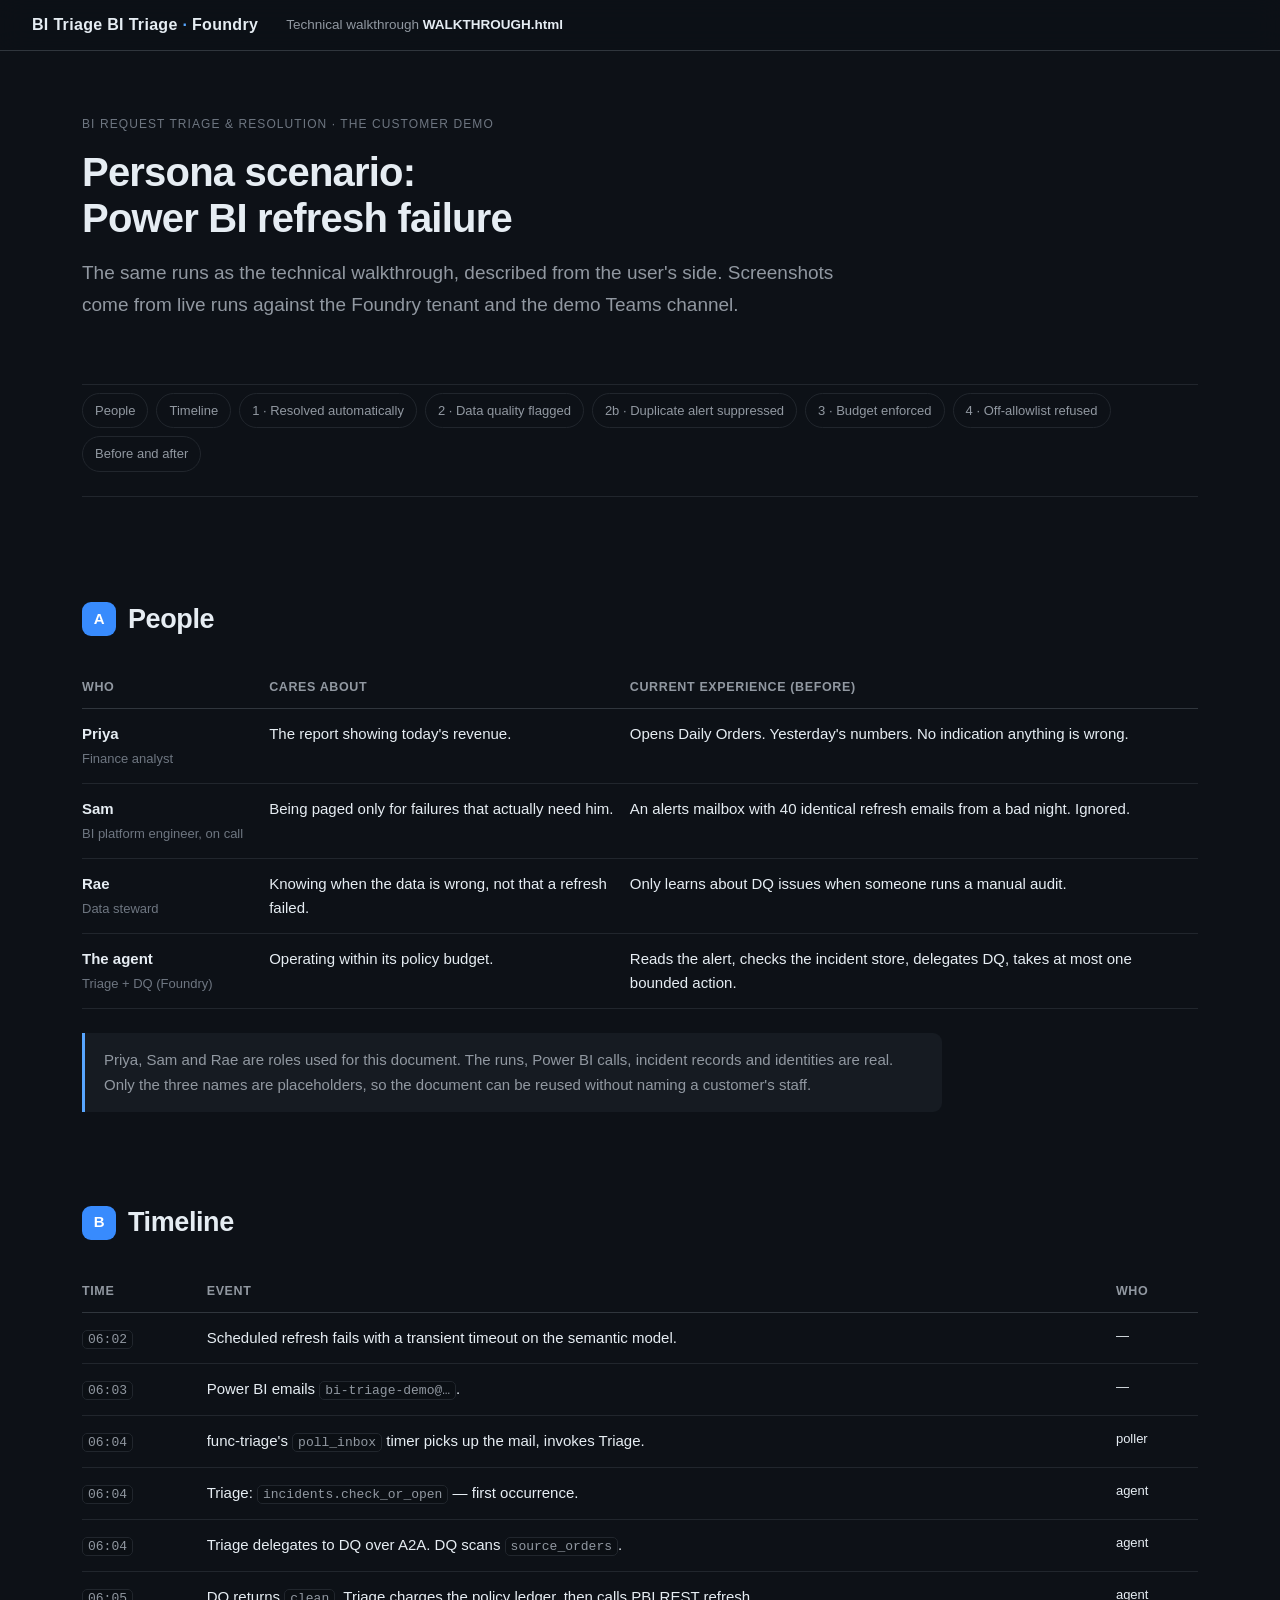
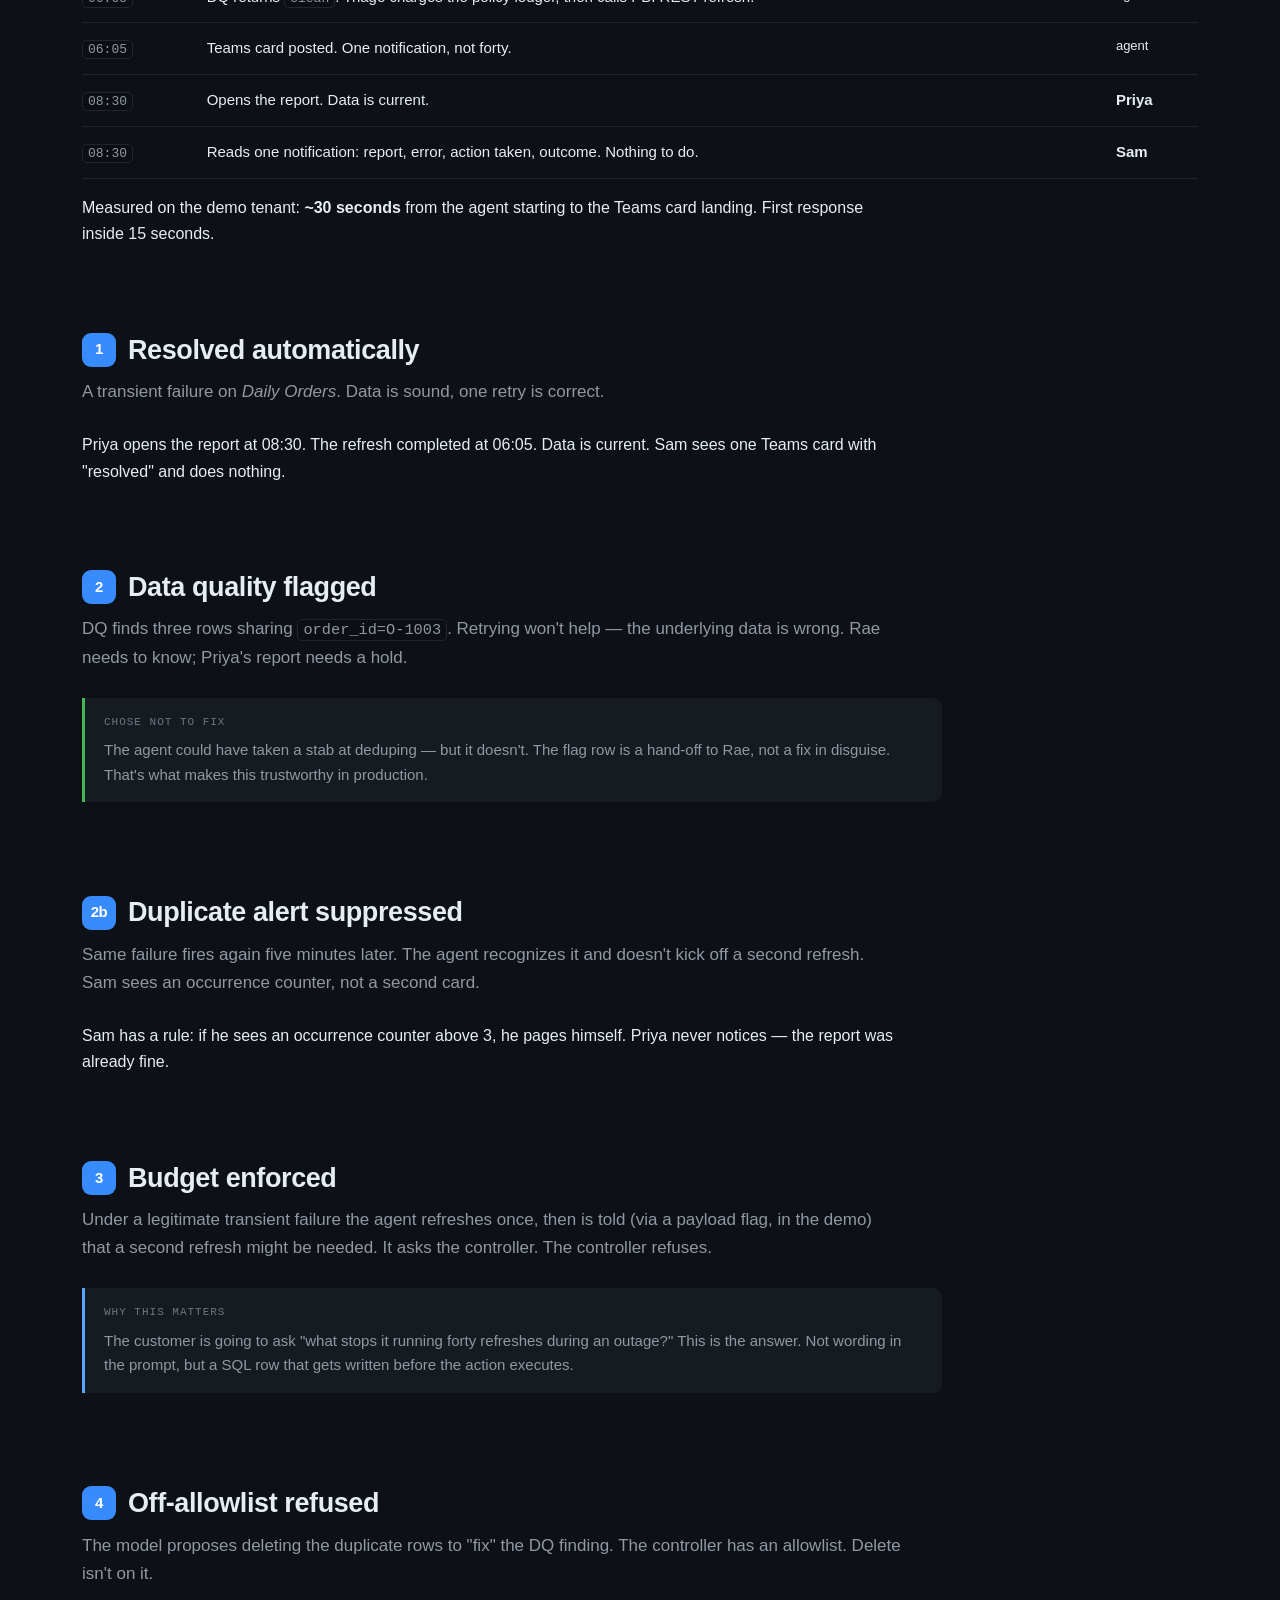
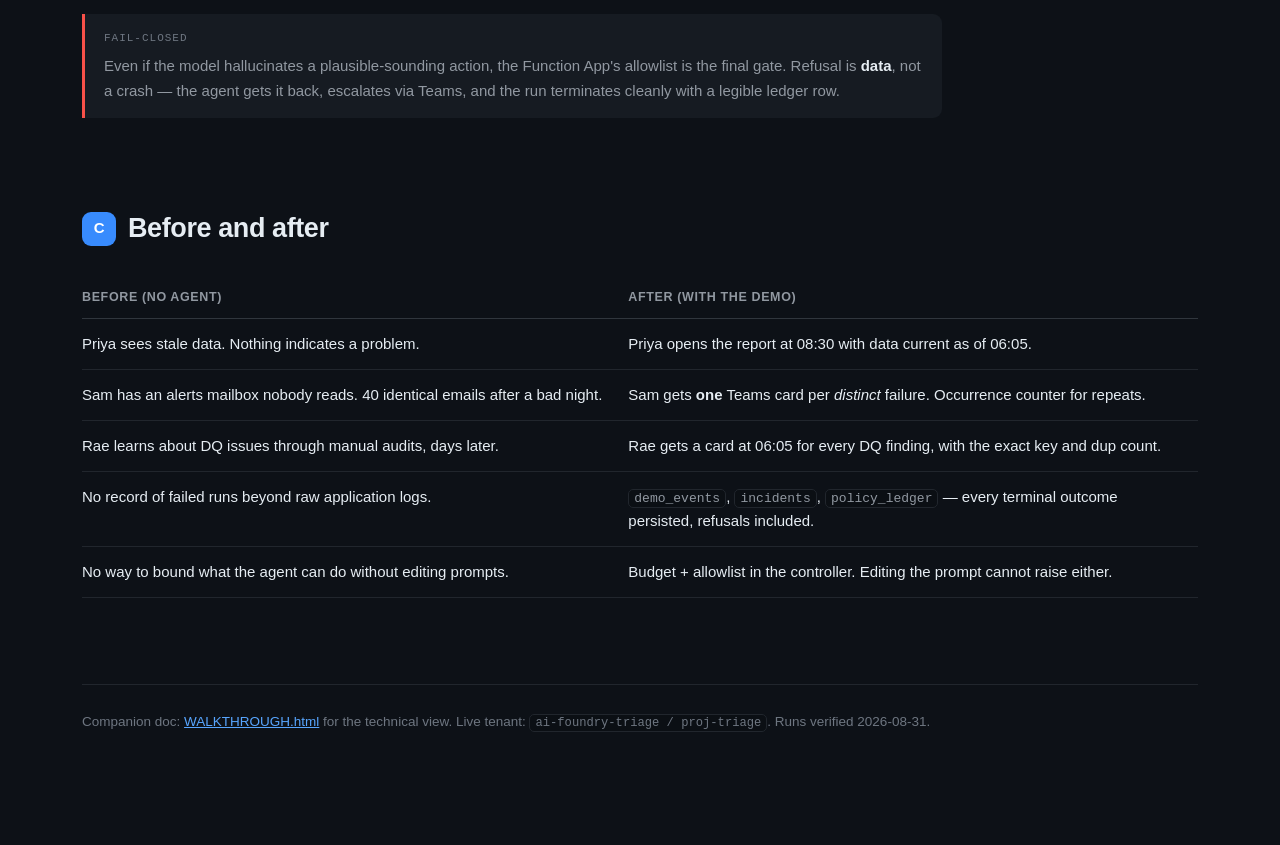
<file: walkthrough/PERSONAS.html>
<!DOCTYPE html>
<html lang="en">
<head>
<meta charset="utf-8">
<meta name="viewport" content="width=device-width, initial-scale=1">
<title>Persona scenario: Power BI refresh failure</title>
<link rel="stylesheet" href="walkthrough.css">
</head>
<body>

<nav class="topnav">
  <span class="brand">BI Triage BI Triage <span>&middot;</span> Foundry</span>
  <span class="docref">Technical walkthrough <b>WALKTHROUGH.html</b></span>
</nav>

<div class="wrap">

<header class="hero">
  <div class="eyebrow">BI Request Triage &amp; Resolution &middot; the customer demo</div>
  <h1>Persona scenario:<br>Power BI refresh failure</h1>
  <p class="sub">
    The same runs as the technical walkthrough, described from the user's side. Screenshots come
    from live runs against the Foundry tenant and the demo Teams channel.
  </p>
</header>

<nav class="toc">
  <a href="#cast">People</a>
  <a href="#timeline">Timeline</a>
  <a href="#resolved">1 &middot; Resolved automatically</a>
  <a href="#flagged">2 &middot; Data quality flagged</a>
  <a href="#suppressed">2b &middot; Duplicate alert suppressed</a>
  <a href="#budget">3 &middot; Budget enforced</a>
  <a href="#allowlist">4 &middot; Off-allowlist refused</a>
  <a href="#difference">Before and after</a>
</nav>

<!-- ══════════════════════════════════════════════════════════════════ -->
<section id="cast">
  <h2><span class="num">A</span> People</h2>

  <table class="matrix">
    <thead><tr><th>Who</th><th>Cares about</th><th>Current experience (before)</th></tr></thead>
    <tbody>
      <tr>
        <td><b>Priya</b><br><span class="muted">Finance analyst</span></td>
        <td>The report showing today's revenue.</td>
        <td>Opens Daily Orders. Yesterday's numbers. No indication anything is wrong.</td>
      </tr>
      <tr>
        <td><b>Sam</b><br><span class="muted">BI platform engineer, on call</span></td>
        <td>Being paged only for failures that actually need him.</td>
        <td>An alerts mailbox with 40 identical refresh emails from a bad night. Ignored.</td>
      </tr>
      <tr>
        <td><b>Rae</b><br><span class="muted">Data steward</span></td>
        <td>Knowing when the data is wrong, not that a refresh failed.</td>
        <td>Only learns about DQ issues when someone runs a manual audit.</td>
      </tr>
      <tr>
        <td><b>The agent</b><br><span class="muted">Triage + DQ (Foundry)</span></td>
        <td>Operating within its policy budget.</td>
        <td>Reads the alert, checks the incident store, delegates DQ, takes at most one bounded action.</td>
      </tr>
    </tbody>
  </table>

  <p class="note">
    Priya, Sam and Rae are roles used for this document. The runs, Power BI calls, incident records
    and identities are real. Only the three names are placeholders, so the document can be reused
    without naming a customer's staff.
  </p>
</section>

<!-- ══════════════════════════════════════════════════════════════════ -->
<section id="timeline">
  <h2><span class="num">B</span> Timeline</h2>

  <table class="matrix">
    <thead><tr><th>Time</th><th>Event</th><th>Who</th></tr></thead>
    <tbody>
      <tr><td><code>06:02</code></td><td>Scheduled refresh fails with a transient timeout on the semantic model.</td><td class="muted">&mdash;</td></tr>
      <tr><td><code>06:03</code></td><td>Power BI emails <code>bi-triage-demo@…</code>.</td><td class="muted">&mdash;</td></tr>
      <tr><td><code>06:04</code></td><td>func-triage's <code>poll_inbox</code> timer picks up the mail, invokes Triage.</td><td class="muted">poller</td></tr>
      <tr><td><code>06:04</code></td><td>Triage: <code>incidents.check_or_open</code> — first occurrence.</td><td class="muted">agent</td></tr>
      <tr><td><code>06:04</code></td><td>Triage delegates to DQ over A2A. DQ scans <code>source_orders</code>.</td><td class="muted">agent</td></tr>
      <tr><td><code>06:05</code></td><td>DQ returns <code>clean</code>. Triage charges the policy ledger, then calls PBI REST refresh.</td><td class="muted">agent</td></tr>
      <tr><td><code>06:05</code></td><td>Teams card posted. One notification, not forty.</td><td class="muted">agent</td></tr>
      <tr><td><code>08:30</code></td><td>Opens the report. Data is current.</td><td><b>Priya</b></td></tr>
      <tr><td><code>08:30</code></td><td>Reads one notification: report, error, action taken, outcome. Nothing to do.</td><td><b>Sam</b></td></tr>
    </tbody>
  </table>

  <p>
    Measured on the demo tenant: <b>~30 seconds</b> from the agent starting to the Teams card
    landing. First response inside 15 seconds.
  </p>
</section>

<!-- ══════════════════════════════════════════════════════════════════ -->
<section id="resolved">
  <h2><span class="num">1</span> Resolved automatically</h2>
  <p class="lede">
    A transient failure on <i>Daily Orders</i>. Data is sound, one retry is correct.
  </p>


  <p>
    Priya opens the report at 08:30. The refresh completed at 06:05. Data is current. Sam sees one
    Teams card with "resolved" and does nothing.
  </p>
</section>

<!-- ══════════════════════════════════════════════════════════════════ -->
<section id="flagged">
  <h2><span class="num">2</span> Data quality flagged</h2>
  <p class="lede">
    DQ finds three rows sharing <code>order_id=O-1003</code>. Retrying won't help — the underlying
    data is wrong. Rae needs to know; Priya's report needs a hold.
  </p>


  <p class="note ok">
    <span class="label">Chose not to fix</span>
    The agent could have taken a stab at deduping — but it doesn't. The flag row is a hand-off to
    Rae, not a fix in disguise. That's what makes this trustworthy in production.
  </p>
</section>

<!-- ══════════════════════════════════════════════════════════════════ -->
<section id="suppressed">
  <h2><span class="num">2b</span> Duplicate alert suppressed</h2>
  <p class="lede">
    Same failure fires again five minutes later. The agent recognizes it and doesn't kick off a
    second refresh. Sam sees an occurrence counter, not a second card.
  </p>


  <p>
    Sam has a rule: if he sees an occurrence counter above 3, he pages himself. Priya never notices —
    the report was already fine.
  </p>
</section>

<!-- ══════════════════════════════════════════════════════════════════ -->
<section id="budget">
  <h2><span class="num">3</span> Budget enforced</h2>
  <p class="lede">
    Under a legitimate transient failure the agent refreshes once, then is told (via a payload flag,
    in the demo) that a second refresh might be needed. It asks the controller. The controller
    refuses.
  </p>


  <p class="note">
    <span class="label">Why this matters</span>
    The customer is going to ask "what stops it running forty refreshes during an outage?" This is
    the answer. Not wording in the prompt, but a SQL row that gets written before the action
    executes.
  </p>
</section>

<!-- ══════════════════════════════════════════════════════════════════ -->
<section id="allowlist">
  <h2><span class="num">4</span> Off-allowlist refused</h2>
  <p class="lede">
    The model proposes deleting the duplicate rows to "fix" the DQ finding. The controller has an
    allowlist. Delete isn't on it.
  </p>


  <p class="note danger">
    <span class="label">Fail-closed</span>
    Even if the model hallucinates a plausible-sounding action, the Function App's allowlist is the
    final gate. Refusal is <b>data</b>, not a crash — the agent gets it back, escalates via Teams,
    and the run terminates cleanly with a legible ledger row.
  </p>
</section>

<!-- ══════════════════════════════════════════════════════════════════ -->
<section id="difference">
  <h2><span class="num">C</span> Before and after</h2>

  <table class="matrix">
    <thead><tr><th>Before (no agent)</th><th>After (with the demo)</th></tr></thead>
    <tbody>
      <tr>
        <td>Priya sees stale data. Nothing indicates a problem.</td>
        <td>Priya opens the report at 08:30 with data current as of 06:05.</td>
      </tr>
      <tr>
        <td>Sam has an alerts mailbox nobody reads. 40 identical emails after a bad night.</td>
        <td>Sam gets <b>one</b> Teams card per <em>distinct</em> failure. Occurrence counter for repeats.</td>
      </tr>
      <tr>
        <td>Rae learns about DQ issues through manual audits, days later.</td>
        <td>Rae gets a card at 06:05 for every DQ finding, with the exact key and dup count.</td>
      </tr>
      <tr>
        <td>No record of failed runs beyond raw application logs.</td>
        <td><code>demo_events</code>, <code>incidents</code>, <code>policy_ledger</code> — every terminal outcome persisted, refusals included.</td>
      </tr>
      <tr>
        <td>No way to bound what the agent can do without editing prompts.</td>
        <td>Budget + allowlist in the controller. Editing the prompt cannot raise either.</td>
      </tr>
    </tbody>
  </table>
</section>

<footer>
  Companion doc: <a href="WALKTHROUGH.html">WALKTHROUGH.html</a> for the technical view.
  Live tenant: <code>ai-foundry-triage / proj-triage</code>. Runs verified 2026-08-31.
</footer>

</div>
</body>
</html>
</file>
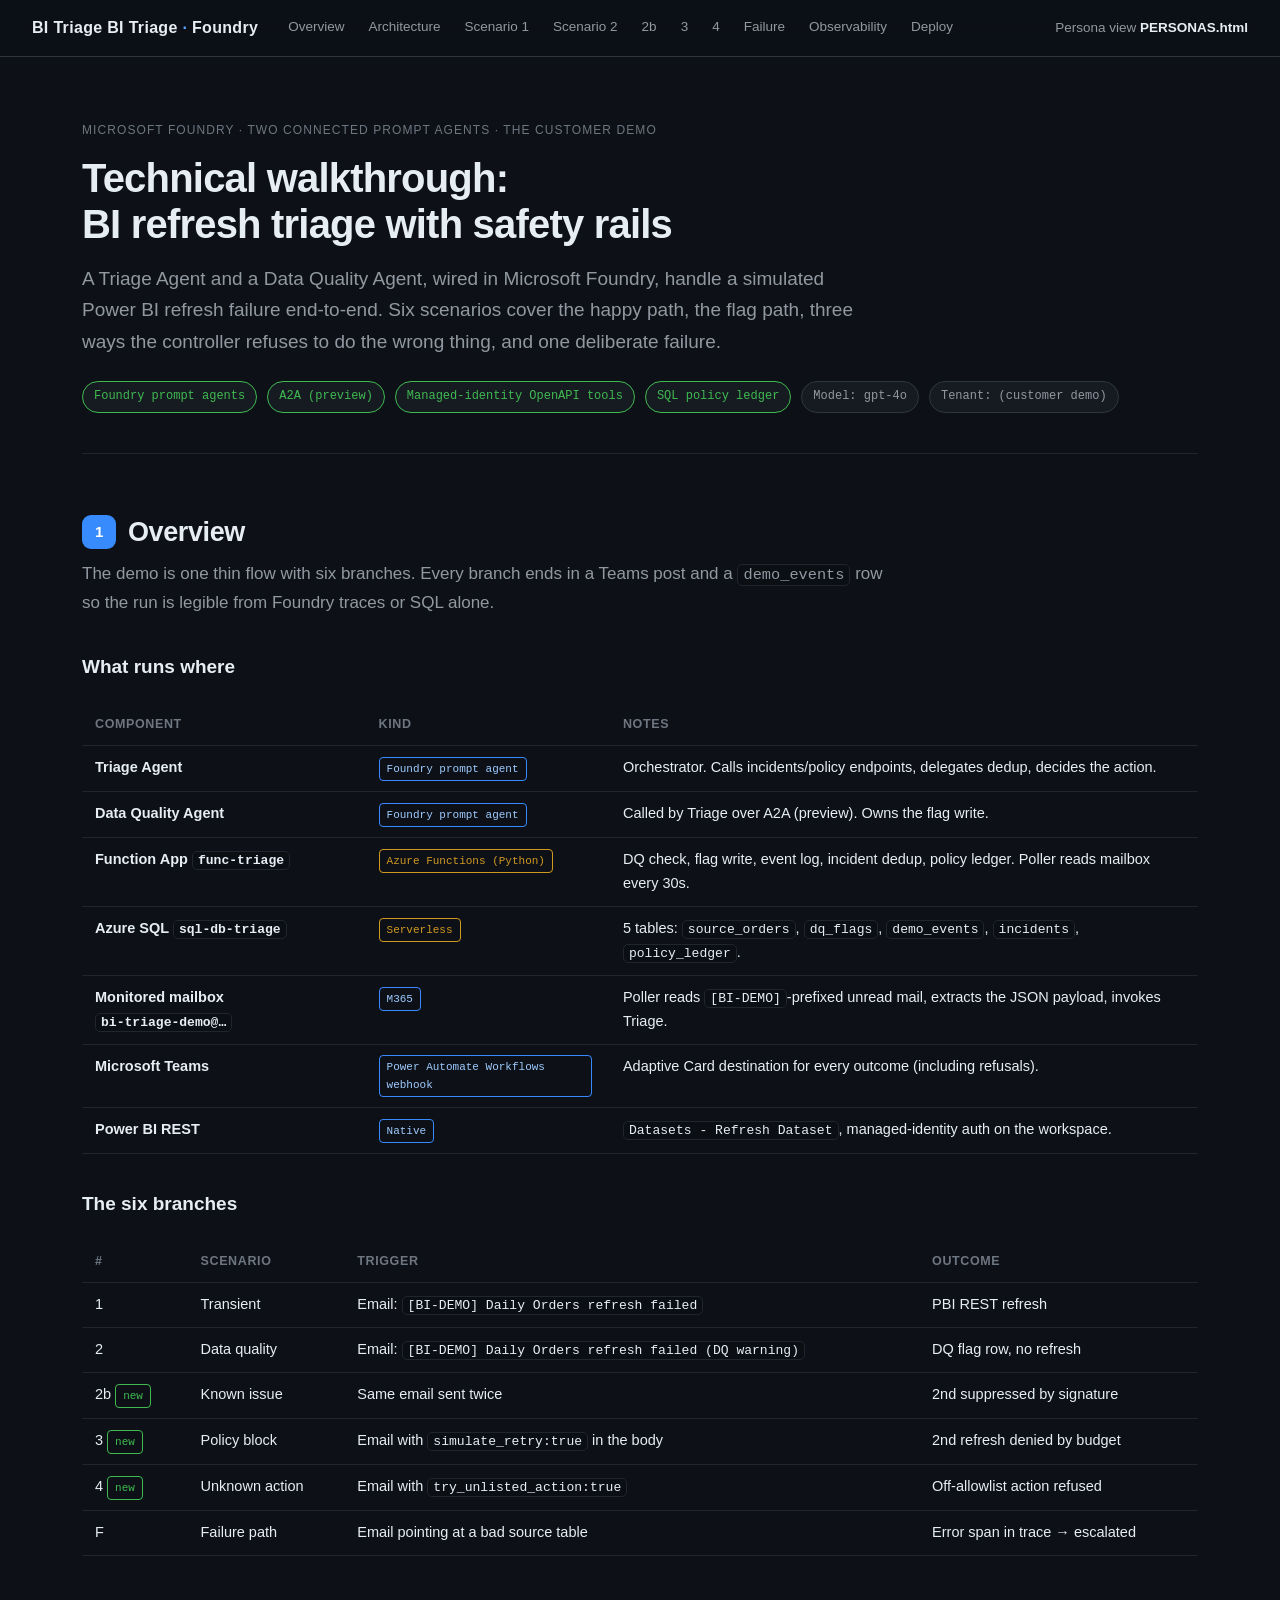
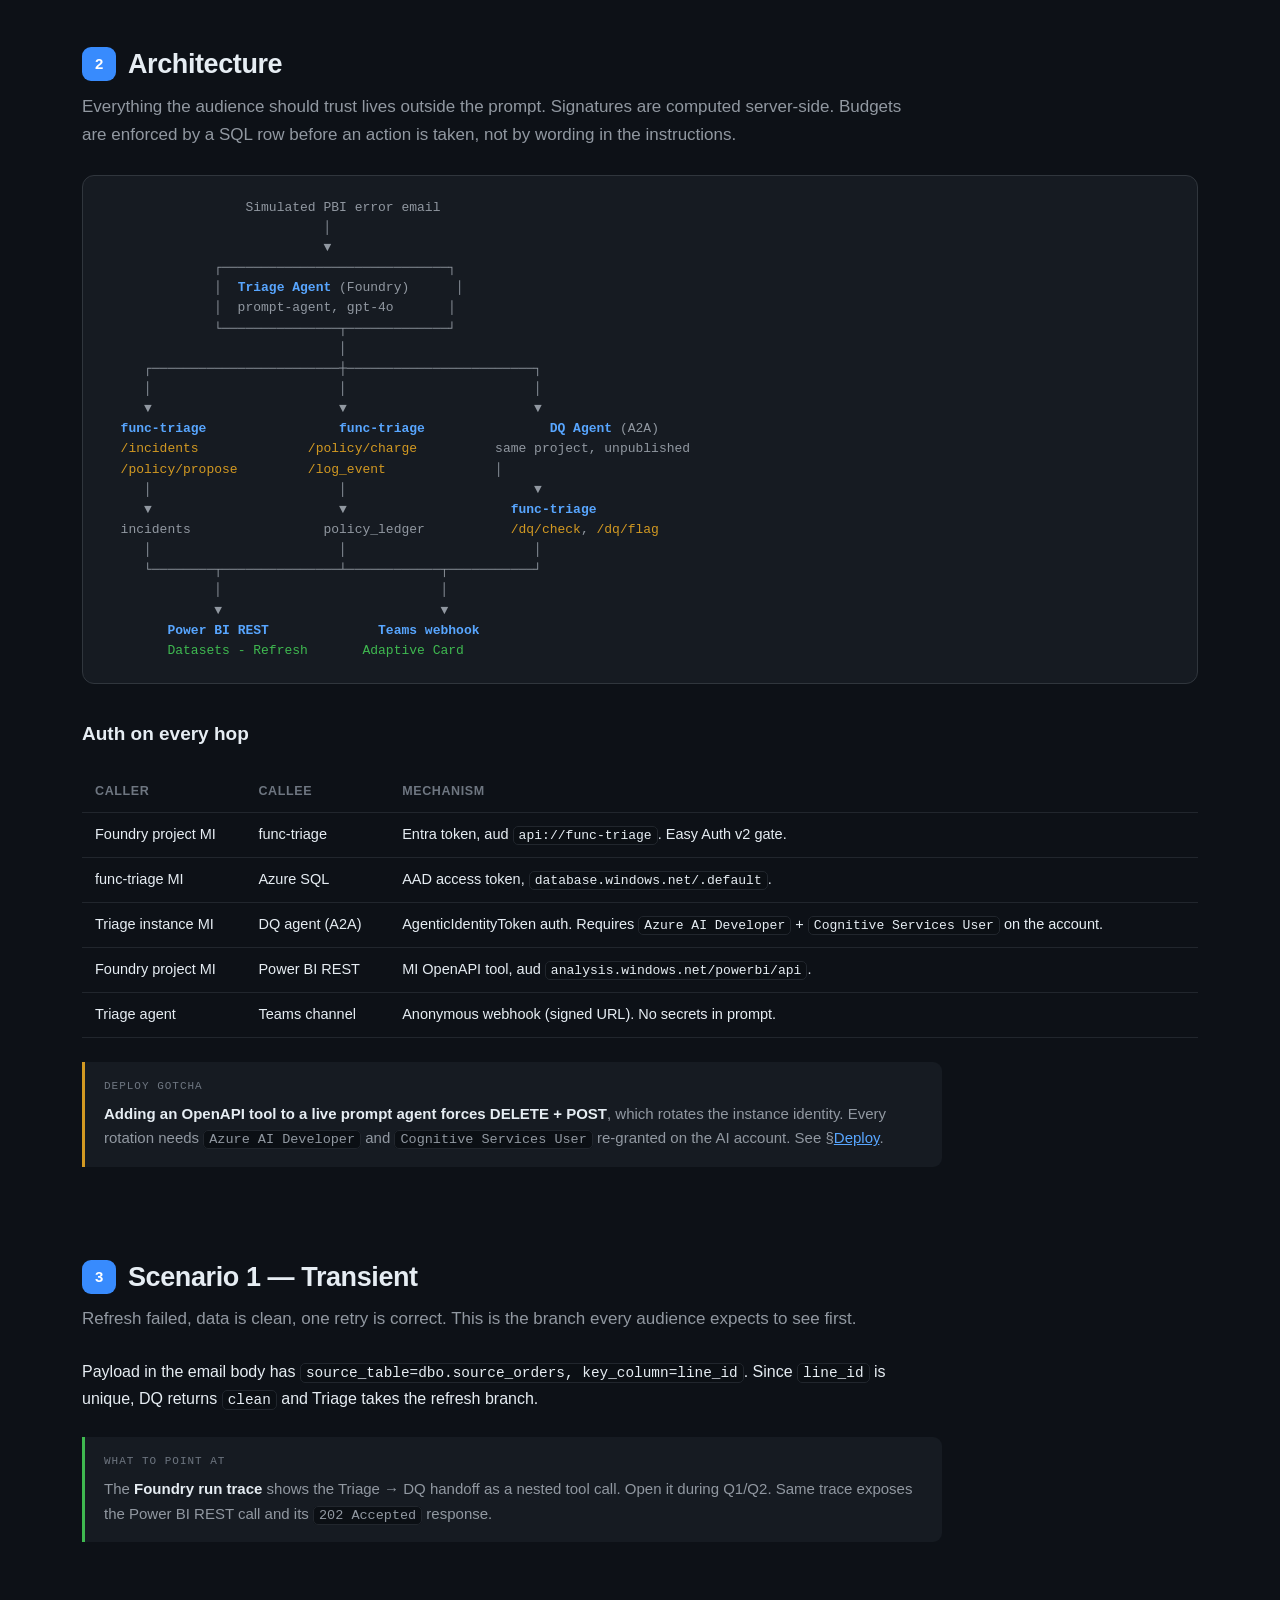
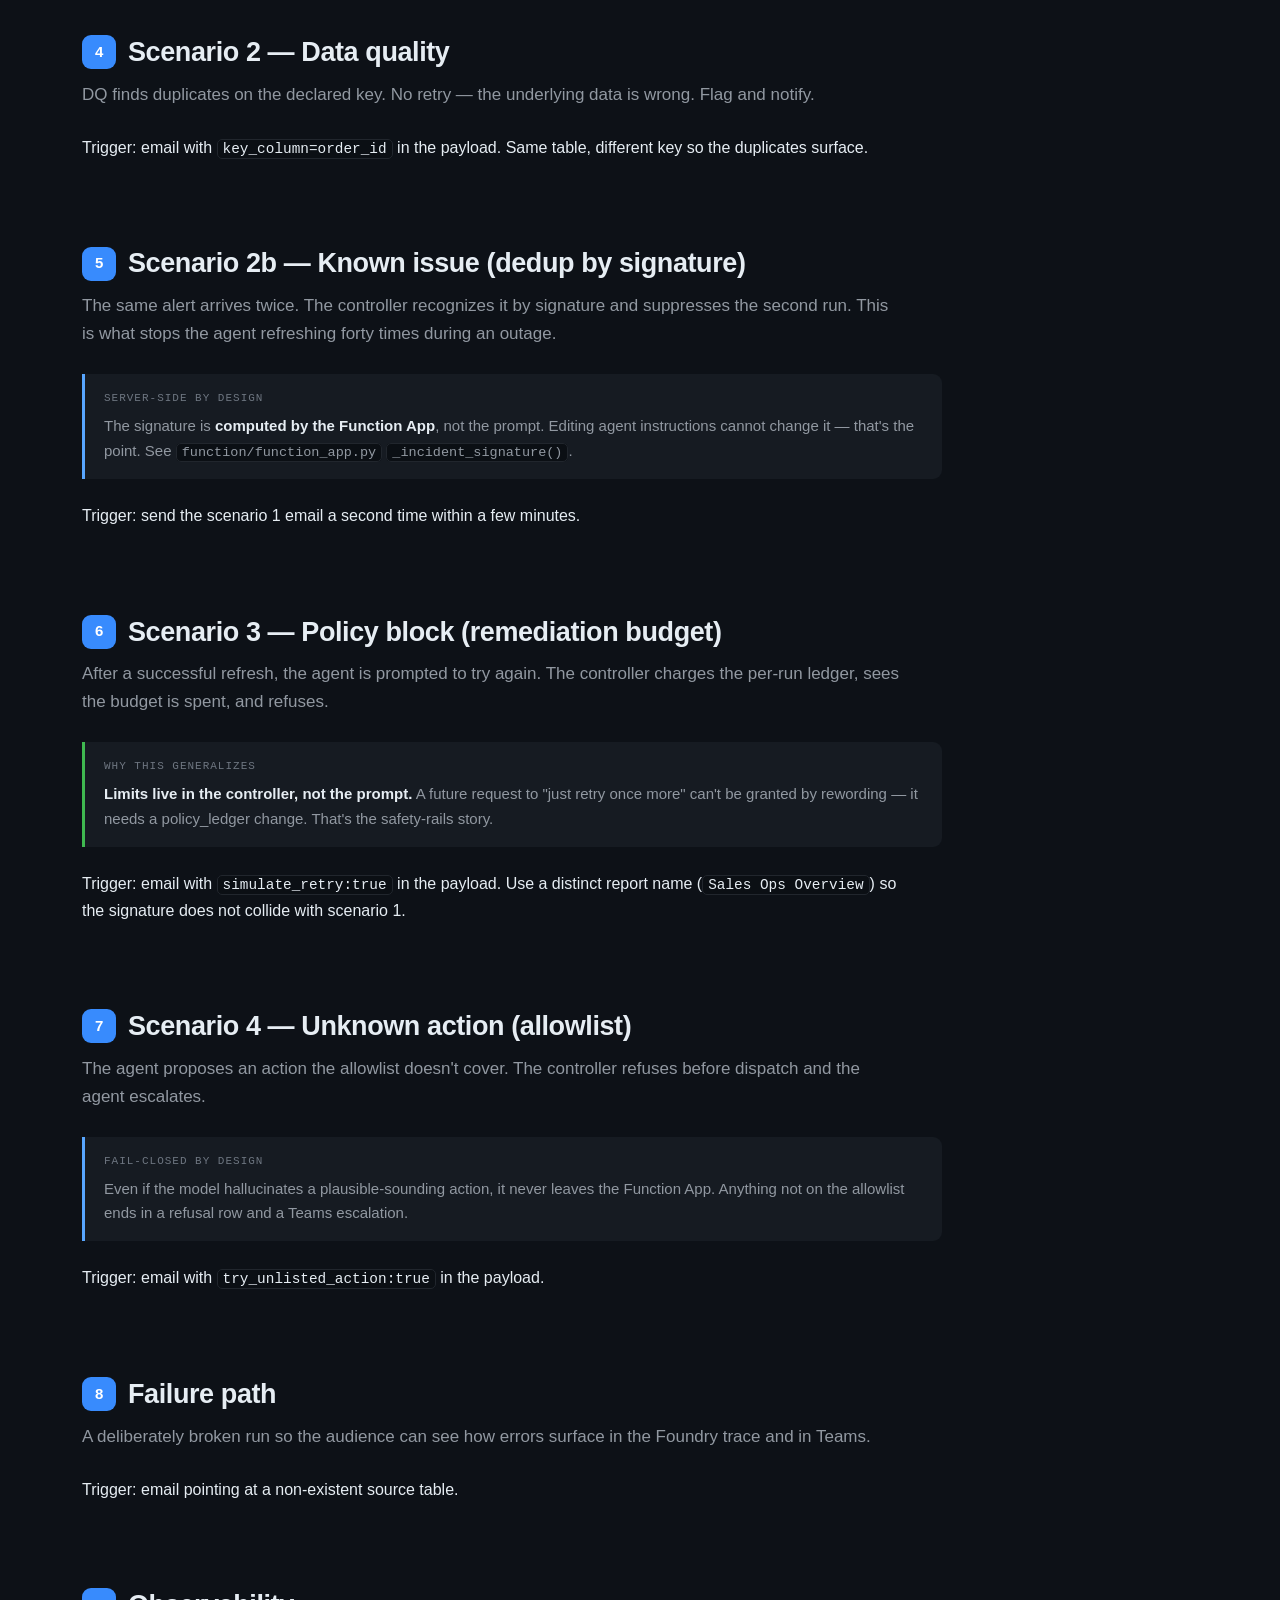
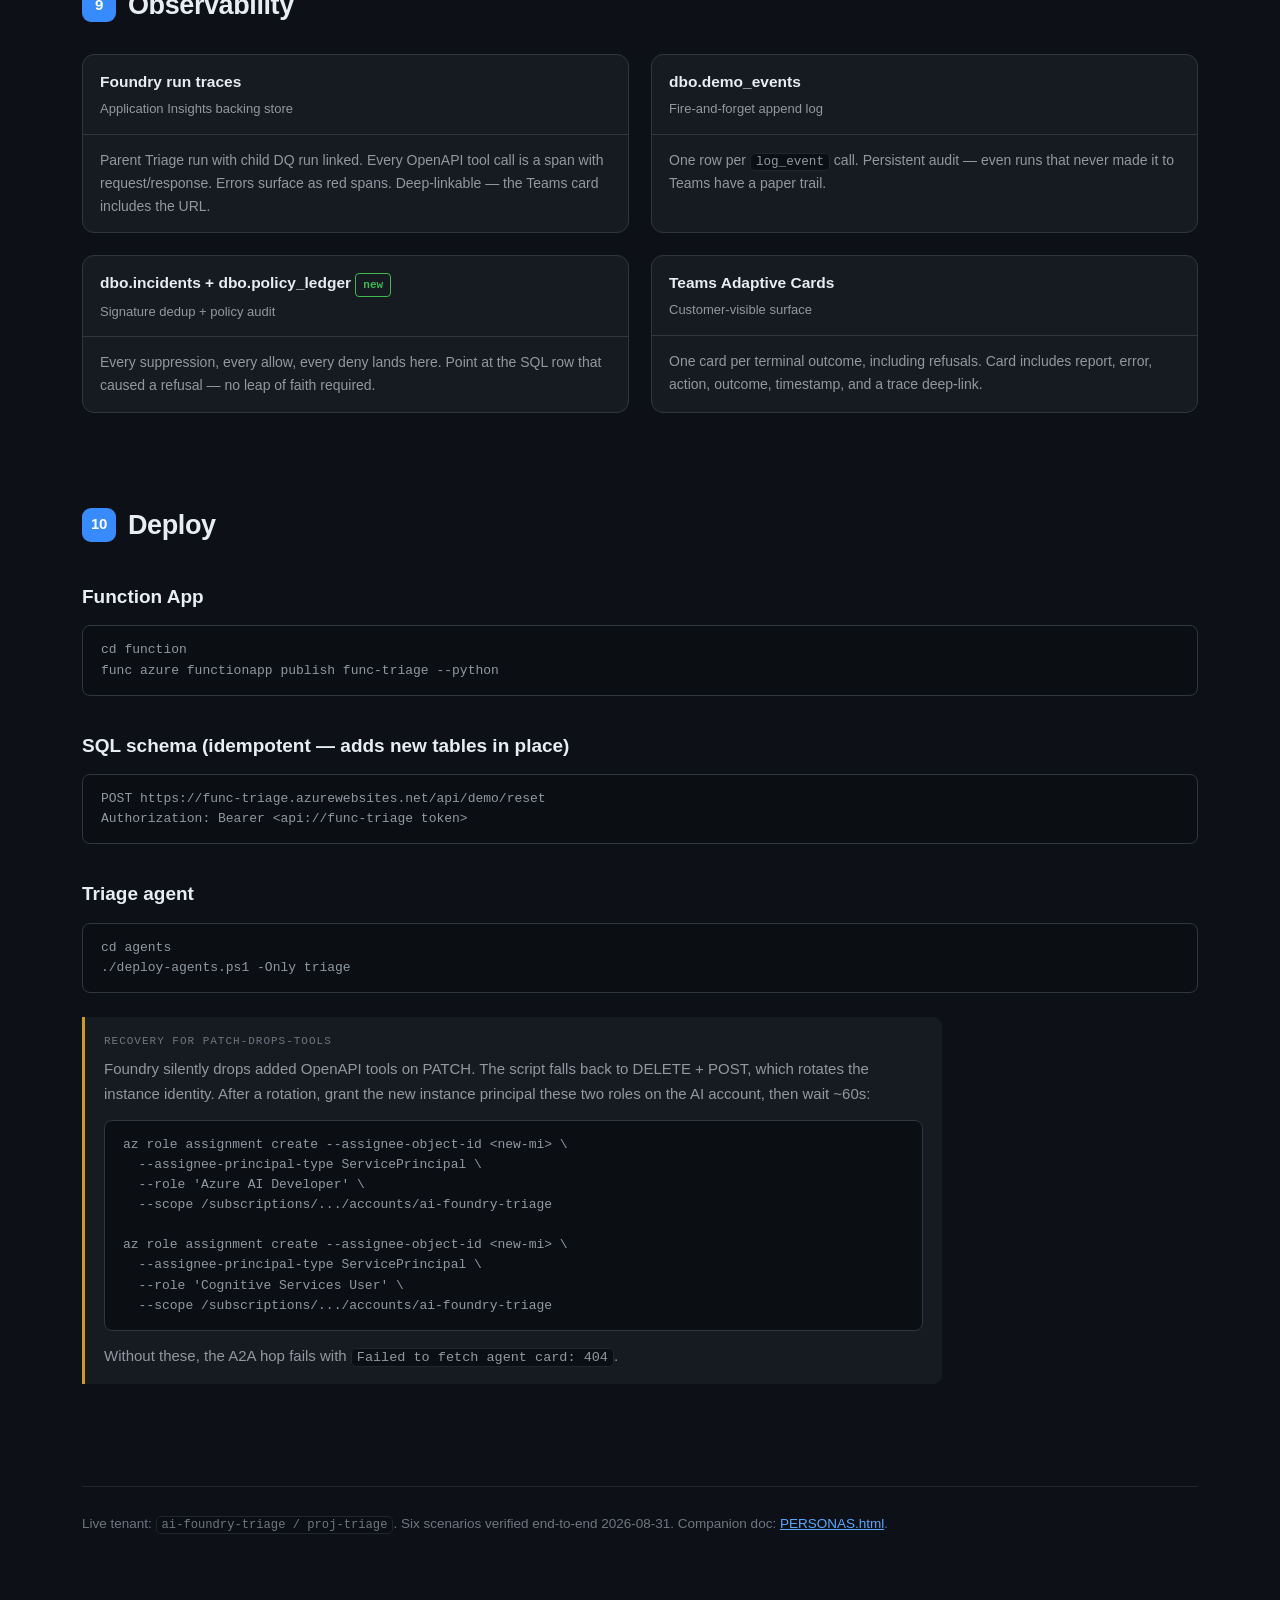
<file: walkthrough/WALKTHROUGH.html>
<!DOCTYPE html>
<html lang="en">
<head>
<meta charset="utf-8">
<meta name="viewport" content="width=device-width, initial-scale=1">
<title>Technical walkthrough — BI Triage BI Triage on Azure AI Foundry</title>
<link rel="stylesheet" href="walkthrough.css">
</head>
<body>

<nav class="topnav">
  <span class="brand">BI Triage BI Triage <span>&middot;</span> Foundry</span>
  <a href="#overview">Overview</a>
  <a href="#architecture">Architecture</a>
  <a href="#scenario-1">Scenario 1</a>
  <a href="#scenario-2">Scenario 2</a>
  <a href="#scenario-2b">2b</a>
  <a href="#scenario-3">3</a>
  <a href="#scenario-4">4</a>
  <a href="#failure-path">Failure</a>
  <a href="#observability">Observability</a>
  <a href="#deploy">Deploy</a>
  <span class="docref" style="margin-left:auto">Persona view <b>PERSONAS.html</b></span>
</nav>

<div class="wrap">

<header class="hero">
  <div class="eyebrow">Microsoft Foundry &middot; two connected prompt agents &middot; the customer demo</div>
  <h1>Technical walkthrough:<br>BI refresh triage with safety rails</h1>
  <p class="sub">
    A Triage Agent and a Data Quality Agent, wired in Microsoft Foundry, handle a simulated Power BI
    refresh failure end-to-end. Six scenarios cover the happy path, the flag path, three ways the
    controller refuses to do the wrong thing, and one deliberate failure.
  </p>
  <div class="meta-row">
    <span class="chip on">Foundry prompt agents</span>
    <span class="chip on">A2A (preview)</span>
    <span class="chip on">Managed-identity OpenAPI tools</span>
    <span class="chip on">SQL policy ledger</span>
    <span class="chip">Model: gpt-4o</span>
    <span class="chip">Tenant: (customer demo)</span>
  </div>
</header>

<!-- ══════════════════════════════════════════════════════════════════ -->
<section id="overview">
  <h2><span class="num">1</span> Overview</h2>
  <p class="lede">
    The demo is one thin flow with six branches. Every branch ends in a Teams post and a
    <code>demo_events</code> row so the run is legible from Foundry traces or SQL alone.
  </p>

  <h3>What runs where</h3>
  <table>
    <thead>
      <tr><th>Component</th><th>Kind</th><th>Notes</th></tr>
    </thead>
    <tbody>
      <tr>
        <td><b>Triage Agent</b></td>
        <td><span class="tag native">Foundry prompt agent</span></td>
        <td>Orchestrator. Calls incidents/policy endpoints, delegates dedup, decides the action.</td>
      </tr>
      <tr>
        <td><b>Data Quality Agent</b></td>
        <td><span class="tag native">Foundry prompt agent</span></td>
        <td>Called by Triage over A2A (preview). Owns the flag write.</td>
      </tr>
      <tr>
        <td><b>Function App <code>func-triage</code></b></td>
        <td><span class="tag custom">Azure Functions (Python)</span></td>
        <td>DQ check, flag write, event log, incident dedup, policy ledger. Poller reads mailbox every 30s.</td>
      </tr>
      <tr>
        <td><b>Azure SQL <code>sql-db-triage</code></b></td>
        <td><span class="tag custom">Serverless</span></td>
        <td>5 tables: <code>source_orders</code>, <code>dq_flags</code>, <code>demo_events</code>, <code>incidents</code>, <code>policy_ledger</code>.</td>
      </tr>
      <tr>
        <td><b>Monitored mailbox <code>bi-triage-demo@…</code></b></td>
        <td><span class="tag native">M365</span></td>
        <td>Poller reads <code>[BI-DEMO]</code>-prefixed unread mail, extracts the JSON payload, invokes Triage.</td>
      </tr>
      <tr>
        <td><b>Microsoft Teams</b></td>
        <td><span class="tag native">Power Automate Workflows webhook</span></td>
        <td>Adaptive Card destination for every outcome (including refusals).</td>
      </tr>
      <tr>
        <td><b>Power BI REST</b></td>
        <td><span class="tag native">Native</span></td>
        <td><code>Datasets - Refresh Dataset</code>, managed-identity auth on the workspace.</td>
      </tr>
    </tbody>
  </table>

  <h3>The six branches</h3>
  <table>
    <thead>
      <tr><th>#</th><th>Scenario</th><th>Trigger</th><th>Outcome</th></tr>
    </thead>
    <tbody>
      <tr><td>1</td><td>Transient</td><td>Email: <code>[BI-DEMO] Daily Orders refresh failed</code></td><td>PBI REST refresh</td></tr>
      <tr><td>2</td><td>Data quality</td><td>Email: <code>[BI-DEMO] Daily Orders refresh failed (DQ warning)</code></td><td>DQ flag row, no refresh</td></tr>
      <tr><td>2b <span class="tag new">new</span></td><td>Known issue</td><td>Same email sent twice</td><td>2nd suppressed by signature</td></tr>
      <tr><td>3 <span class="tag new">new</span></td><td>Policy block</td><td>Email with <code>simulate_retry:true</code> in the body</td><td>2nd refresh denied by budget</td></tr>
      <tr><td>4 <span class="tag new">new</span></td><td>Unknown action</td><td>Email with <code>try_unlisted_action:true</code></td><td>Off-allowlist action refused</td></tr>
      <tr><td>F</td><td>Failure path</td><td>Email pointing at a bad source table</td><td>Error span in trace &rarr; escalated</td></tr>
    </tbody>
  </table>
</section>

<!-- ══════════════════════════════════════════════════════════════════ -->
<section id="architecture">
  <h2><span class="num">2</span> Architecture</h2>
  <p class="lede">
    Everything the audience should trust lives outside the prompt. Signatures are computed
    server-side. Budgets are enforced by a SQL row before an action is taken, not by wording in
    the instructions.
  </p>

  <div class="flow"><pre>
                  Simulated PBI error email
                            │
                            ▼
              ┌─────────────────────────────┐
              │  <b>Triage Agent</b> (Foundry)      │
              │  prompt-agent, gpt-4o       │
              └───────────────┬─────────────┘
                              │
     ┌────────────────────────┼────────────────────────┐
     │                        │                        │
     ▼                        ▼                        ▼
  <b>func-triage</b>                 <b>func-triage</b>                <b>DQ Agent</b> (A2A)
  <span class="w">/incidents</span>              <span class="w">/policy/charge</span>          same project, unpublished
  <span class="w">/policy/propose</span>         <span class="w">/log_event</span>              │
     │                        │                        ▼
     ▼                        ▼                     <b>func-triage</b>
  incidents                 policy_ledger           <span class="w">/dq/check</span>, <span class="w">/dq/flag</span>
     │                        │                        │
     └────────┬───────────────┴────────────┬───────────┘
              │                            │
              ▼                            ▼
        <b>Power BI REST</b>              <b>Teams webhook</b>
        <span class="g">Datasets - Refresh</span>       <span class="g">Adaptive Card</span></pre></div>

  <h3>Auth on every hop</h3>
  <table>
    <thead><tr><th>Caller</th><th>Callee</th><th>Mechanism</th></tr></thead>
    <tbody>
      <tr><td>Foundry project MI</td><td>func-triage</td><td>Entra token, aud <code>api://func-triage</code>. Easy Auth v2 gate.</td></tr>
      <tr><td>func-triage MI</td><td>Azure SQL</td><td>AAD access token, <code>database.windows.net/.default</code>.</td></tr>
      <tr><td>Triage instance MI</td><td>DQ agent (A2A)</td><td>AgenticIdentityToken auth. Requires <code>Azure AI Developer</code> + <code>Cognitive Services User</code> on the account.</td></tr>
      <tr><td>Foundry project MI</td><td>Power BI REST</td><td>MI OpenAPI tool, aud <code>analysis.windows.net/powerbi/api</code>.</td></tr>
      <tr><td>Triage agent</td><td>Teams channel</td><td>Anonymous webhook (signed URL). No secrets in prompt.</td></tr>
    </tbody>
  </table>

  <div class="note warn">
    <span class="label">Deploy gotcha</span>
    <b>Adding an OpenAPI tool to a live prompt agent forces DELETE + POST</b>, which rotates the
    instance identity. Every rotation needs <code>Azure AI Developer</code> and
    <code>Cognitive Services User</code> re-granted on the AI account. See §<a href="#deploy">Deploy</a>.
  </div>
</section>

<!-- ══════════════════════════════════════════════════════════════════ -->
<section id="scenario-1">
  <h2><span class="num">3</span> Scenario 1 — Transient</h2>
  <p class="lede">
    Refresh failed, data is clean, one retry is correct. This is the branch every audience expects
    to see first.
  </p>


  <p>
    Payload in the email body has <code>source_table=dbo.source_orders, key_column=line_id</code>.
    Since <code>line_id</code> is unique, DQ returns <code>clean</code> and Triage takes the refresh branch.
  </p>

  <div class="note ok">
    <span class="label">What to point at</span>
    The <b>Foundry run trace</b> shows the Triage → DQ handoff as a nested tool call. Open it during
    Q1/Q2. Same trace exposes the Power BI REST call and its <code>202 Accepted</code> response.
  </div>
</section>

<!-- ══════════════════════════════════════════════════════════════════ -->
<section id="scenario-2">
  <h2><span class="num">4</span> Scenario 2 — Data quality</h2>
  <p class="lede">
    DQ finds duplicates on the declared key. No retry — the underlying data is wrong. Flag and
    notify.
  </p>


  <p>
    Trigger: email with <code>key_column=order_id</code> in the payload. Same table, different key so the duplicates surface.
  </p>
</section>

<!-- ══════════════════════════════════════════════════════════════════ -->
<section id="scenario-2b">
  <h2><span class="num">5</span> Scenario 2b — Known issue (dedup by signature)</h2>
  <p class="lede">
    The same alert arrives twice. The controller recognizes it by signature and suppresses the
    second run. This is what stops the agent refreshing forty times during an outage.
  </p>


  <div class="note">
    <span class="label">Server-side by design</span>
    The signature is <b>computed by the Function App</b>, not the prompt. Editing agent
    instructions cannot change it — that's the point. See
    <code>function/function_app.py</code> <code>_incident_signature()</code>.
  </div>

  <p>Trigger: send the scenario 1 email a second time within a few minutes.</p>
</section>

<!-- ══════════════════════════════════════════════════════════════════ -->
<section id="scenario-3">
  <h2><span class="num">6</span> Scenario 3 — Policy block (remediation budget)</h2>
  <p class="lede">
    After a successful refresh, the agent is prompted to try again. The controller charges the
    per-run ledger, sees the budget is spent, and refuses.
  </p>


  <div class="note ok">
    <span class="label">Why this generalizes</span>
    <b>Limits live in the controller, not the prompt.</b> A future request to "just retry once more"
    can't be granted by rewording — it needs a policy_ledger change. That's the safety-rails story.
  </div>

  <p>Trigger: email with <code>simulate_retry:true</code> in the payload. Use a distinct report name (<code>Sales Ops Overview</code>) so the signature does not collide with scenario 1.</p>
</section>

<!-- ══════════════════════════════════════════════════════════════════ -->
<section id="scenario-4">
  <h2><span class="num">7</span> Scenario 4 — Unknown action (allowlist)</h2>
  <p class="lede">
    The agent proposes an action the allowlist doesn't cover. The controller refuses before
    dispatch and the agent escalates.
  </p>


  <div class="note">
    <span class="label">Fail-closed by design</span>
    Even if the model hallucinates a plausible-sounding action, it never leaves the Function App.
    Anything not on the allowlist ends in a refusal row and a Teams escalation.
  </div>

  <p>Trigger: email with <code>try_unlisted_action:true</code> in the payload.</p>
</section>

<!-- ══════════════════════════════════════════════════════════════════ -->
<section id="failure-path">
  <h2><span class="num">8</span> Failure path</h2>
  <p class="lede">
    A deliberately broken run so the audience can see how errors surface in the Foundry trace and
    in Teams.
  </p>


  <p>Trigger: email pointing at a non-existent source table.</p>
</section>

<!-- ══════════════════════════════════════════════════════════════════ -->
<section id="observability">
  <h2><span class="num">9</span> Observability</h2>

  <div class="gallery">
    <div class="card">
      <div class="head"><h4>Foundry run traces</h4><div class="role">Application Insights backing store</div></div>
      <div class="body">Parent Triage run with child DQ run linked. Every OpenAPI tool call is a span with request/response. Errors surface as red spans. Deep-linkable — the Teams card includes the URL.</div>
    </div>
    <div class="card">
      <div class="head"><h4>dbo.demo_events</h4><div class="role">Fire-and-forget append log</div></div>
      <div class="body">One row per <code>log_event</code> call. Persistent audit — even runs that never made it to Teams have a paper trail.</div>
    </div>
    <div class="card">
      <div class="head"><h4>dbo.incidents + dbo.policy_ledger <span class="tag new">new</span></h4><div class="role">Signature dedup + policy audit</div></div>
      <div class="body">Every suppression, every allow, every deny lands here. Point at the SQL row that caused a refusal — no leap of faith required.</div>
    </div>
    <div class="card">
      <div class="head"><h4>Teams Adaptive Cards</h4><div class="role">Customer-visible surface</div></div>
      <div class="body">One card per terminal outcome, including refusals. Card includes report, error, action, outcome, timestamp, and a trace deep-link.</div>
    </div>
  </div>
</section>

<!-- ══════════════════════════════════════════════════════════════════ -->
<section id="deploy">
  <h2><span class="num">10</span> Deploy</h2>

  <h3>Function App</h3>
<pre>cd function
func azure functionapp publish func-triage --python</pre>

  <h3>SQL schema (idempotent — adds new tables in place)</h3>
<pre>POST https://func-triage.azurewebsites.net/api/demo/reset
Authorization: Bearer &lt;api://func-triage token&gt;</pre>

  <h3>Triage agent</h3>
<pre>cd agents
./deploy-agents.ps1 -Only triage</pre>

  <div class="note warn">
    <span class="label">Recovery for PATCH-drops-tools</span>
    Foundry silently drops added OpenAPI tools on PATCH. The script falls back to DELETE + POST,
    which rotates the instance identity. After a rotation, grant the new instance principal these
    two roles on the AI account, then wait ~60s:
<pre>az role assignment create --assignee-object-id &lt;new-mi&gt; \
  --assignee-principal-type ServicePrincipal \
  --role 'Azure AI Developer' \
  --scope /subscriptions/.../accounts/ai-foundry-triage

az role assignment create --assignee-object-id &lt;new-mi&gt; \
  --assignee-principal-type ServicePrincipal \
  --role 'Cognitive Services User' \
  --scope /subscriptions/.../accounts/ai-foundry-triage</pre>
    Without these, the A2A hop fails with <code>Failed to fetch agent card: 404</code>.
  </div>
</section>

<footer>
  Live tenant: <code>ai-foundry-triage / proj-triage</code>.
  Six scenarios verified end-to-end 2026-08-31.
  Companion doc: <a href="PERSONAS.html">PERSONAS.html</a>.
</footer>

</div>
</body>
</html>
</file>
<file: walkthrough/walkthrough.css>
/* Walkthrough — annotated screenshots with numbered callouts.
   Deep-dark theme. Annotations are absolutely positioned over each figure
   using percentage coordinates so they track the image at any width. */

:root {
  --bg: #0d1117;
  --bg-raised: #161b22;
  --bg-inset: #0b0f14;
  --border: #30363d;
  --border-soft: #21262d;
  --text: #e6edf3;
  --text-dim: #9198a1;
  --text-faint: #6e7681;
  --accent: #58a6ff;
  --accent-dim: #388bfd;
  --ok: #3fb950;
  --warn: #d29922;
  --danger: #f85149;
  --info: #58a6ff;
  --mono: ui-monospace, "Cascadia Code", "SF Mono", Menlo, Consolas, monospace;
  --sans: -apple-system, BlinkMacSystemFont, "Segoe UI", Inter, Roboto, sans-serif;
}

* { box-sizing: border-box; }

html { scroll-behavior: smooth; scroll-padding-top: 76px; }

body {
  margin: 0;
  background: var(--bg);
  color: var(--text);
  font-family: var(--sans);
  font-size: 16px;
  line-height: 1.65;
  -webkit-font-smoothing: antialiased;
}

.topnav {
  position: sticky;
  top: 0;
  z-index: 100;
  background: rgba(13, 17, 23, 0.92);
  backdrop-filter: blur(12px);
  border-bottom: 1px solid var(--border);
  padding: 12px 32px;
  display: flex;
  align-items: center;
  gap: 20px;
  flex-wrap: wrap;
}

.topnav .brand {
  font-weight: 700;
  letter-spacing: 0.02em;
  color: var(--text);
  margin-right: 8px;
  white-space: nowrap;
}

.topnav .brand span { color: var(--accent); }

.topnav a {
  color: var(--text-dim);
  text-decoration: none;
  font-size: 13.5px;
  padding: 4px 2px;
  border-bottom: 2px solid transparent;
  white-space: nowrap;
}

.topnav a:hover { color: var(--text); border-bottom-color: var(--accent-dim); }

.docref { color: var(--text-dim); font-size: 13.5px; white-space: nowrap; }
.docref b { color: var(--text); font-weight: 600; }

.wrap { max-width: 1180px; margin: 0 auto; padding: 0 32px 120px; }

header.hero { padding: 64px 0 40px; border-bottom: 1px solid var(--border-soft); }

header.hero h1 {
  font-size: 40px;
  line-height: 1.15;
  margin: 0 0 16px;
  letter-spacing: -0.02em;
}

header.hero .sub { font-size: 19px; color: var(--text-dim); max-width: 780px; margin: 0 0 24px; }

.meta-row { display: flex; flex-wrap: wrap; gap: 10px; margin-top: 20px; }

.chip {
  font-family: var(--mono);
  font-size: 12px;
  padding: 5px 11px;
  border-radius: 999px;
  border: 1px solid var(--border);
  background: var(--bg-raised);
  color: var(--text-dim);
}

.chip.on { border-color: var(--ok); color: var(--ok); }

section { padding: 56px 0 8px; }

h2 {
  font-size: 27px;
  margin: 0 0 6px;
  letter-spacing: -0.015em;
  display: flex;
  align-items: center;
  gap: 12px;
}

h2 .num {
  display: inline-flex;
  align-items: center;
  justify-content: center;
  width: 34px;
  height: 34px;
  border-radius: 9px;
  background: var(--accent-dim);
  color: #fff;
  font-size: 15px;
  font-weight: 700;
  flex: none;
}

h3 { font-size: 19px; margin: 34px 0 10px; }

.lede { color: var(--text-dim); font-size: 17px; max-width: 820px; margin: 0 0 26px; }

p { max-width: 820px; }

a { color: var(--info); }

code {
  font-family: var(--mono);
  font-size: 0.9em;
  background: var(--bg-inset);
  border: 1px solid var(--border-soft);
  border-radius: 5px;
  padding: 1px 5px;
}

pre {
  font-family: var(--mono);
  font-size: 13px;
  background: var(--bg-inset);
  border: 1px solid var(--border);
  border-radius: 8px;
  padding: 14px 18px;
  overflow-x: auto;
  color: var(--text-dim);
  line-height: 1.55;
}

pre b { color: var(--text); font-weight: 600; }

.figure {
  margin: 26px 0 12px;
  border: 1px solid var(--border);
  border-radius: 12px;
  overflow: hidden;
  background: var(--bg-raised);
}

.figure .cap-top {
  padding: 11px 16px;
  border-bottom: 1px solid var(--border);
  font-size: 13px;
  color: var(--text-dim);
  font-family: var(--mono);
  display: flex;
  gap: 10px;
  align-items: center;
  flex-wrap: wrap;
}

.cap-top .where {
  background: var(--bg-inset);
  border: 1px solid var(--border-soft);
  border-radius: 5px;
  padding: 2px 8px;
  color: var(--text);
}

.shot { position: relative; line-height: 0; }
.shot img, .shot object { width: 100%; display: block; }

.shot.placeholder {
  aspect-ratio: 16 / 9;
  background:
    repeating-linear-gradient(45deg,
      rgba(88, 166, 255, 0.04) 0 14px,
      rgba(88, 166, 255, 0.08) 14px 28px);
  display: flex;
  align-items: center;
  justify-content: center;
  color: var(--text-faint);
  font-family: var(--mono);
  font-size: 13px;
  line-height: 1.5;
}

.mk {
  position: absolute;
  width: 30px;
  height: 30px;
  border-radius: 50%;
  display: flex;
  align-items: center;
  justify-content: center;
  font-weight: 700;
  font-size: 14px;
  font-family: var(--sans);
  color: #fff;
  border: 2.5px solid #fff;
  box-shadow: 0 2px 10px rgba(0, 0, 0, 0.6);
  transform: translate(-50%, -50%);
  line-height: 1;
  z-index: 3;
}

.mk.c1 { background: #1f6feb; }
.mk.c2 { background: #238636; }
.mk.c3 { background: #a371f7; }
.mk.c4 { background: #bb8009; }
.mk.c5 { background: #b62324; }

.ring {
  position: absolute;
  border: 2.5px solid;
  border-radius: 9px;
  z-index: 2;
  pointer-events: none;
}

.ring.oval { border-radius: 50%; }
.ring.c1 { border-color: #1f6feb; box-shadow: 0 0 0 2px rgba(31, 111, 235, 0.22); }
.ring.c2 { border-color: #238636; box-shadow: 0 0 0 2px rgba(35, 134, 54, 0.22); }
.ring.c3 { border-color: #a371f7; box-shadow: 0 0 0 2px rgba(163, 113, 247, 0.22); }
.ring.c4 { border-color: #bb8009; box-shadow: 0 0 0 2px rgba(187, 128, 9, 0.22); }
.ring.c5 { border-color: #b62324; box-shadow: 0 0 0 2px rgba(182, 35, 36, 0.22); }

.callouts { list-style: none; margin: 0; padding: 16px 18px 20px; display: grid; gap: 13px; }
.callouts li { display: grid; grid-template-columns: 28px 1fr; gap: 13px; align-items: start; }

.callouts .n {
  width: 26px;
  height: 26px;
  border-radius: 50%;
  display: flex;
  align-items: center;
  justify-content: center;
  font-size: 13px;
  font-weight: 700;
  color: #fff;
  margin-top: 1px;
}

.callouts .n.c1 { background: #1f6feb; }
.callouts .n.c2 { background: #238636; }
.callouts .n.c3 { background: #a371f7; }
.callouts .n.c4 { background: #bb8009; }
.callouts .n.c5 { background: #b62324; }

.callouts .txt { font-size: 14.5px; line-height: 1.6; color: var(--text-dim); }
.callouts .txt b { color: var(--text); font-weight: 600; }

.note {
  border-left: 3px solid var(--accent);
  background: var(--bg-raised);
  padding: 15px 19px;
  border-radius: 0 9px 9px 0;
  margin: 24px 0;
  font-size: 15px;
  color: var(--text-dim);
  max-width: 860px;
}

.note b, .note strong { color: var(--text); }
.note.warn { border-left-color: var(--warn); }
.note.danger { border-left-color: var(--danger); }
.note.ok { border-left-color: var(--ok); }

.note .label {
  display: block;
  font-family: var(--mono);
  font-size: 11px;
  letter-spacing: 0.09em;
  text-transform: uppercase;
  color: var(--text-faint);
  margin-bottom: 7px;
}

table { border-collapse: collapse; width: 100%; margin: 22px 0; font-size: 14.5px; }

th, td {
  text-align: left;
  padding: 10px 13px;
  border-bottom: 1px solid var(--border-soft);
  vertical-align: top;
}

th { color: var(--text-faint); font-weight: 600; font-size: 12.5px; text-transform: uppercase; letter-spacing: 0.05em; }

td code { white-space: nowrap; }

tbody tr:hover { background: rgba(255, 255, 255, 0.02); }

.yes { color: var(--ok); }
.no { color: var(--danger); }
.partial { color: var(--warn); }

.gallery { display: grid; grid-template-columns: repeat(auto-fit, minmax(380px, 1fr)); gap: 22px; margin: 26px 0; }

.card {
  border: 1px solid var(--border);
  border-radius: 12px;
  overflow: hidden;
  background: var(--bg-raised);
  display: flex;
  flex-direction: column;
}

.card .head { padding: 14px 17px; border-bottom: 1px solid var(--border); }
.card .head h4 { margin: 0 0 4px; font-size: 15.5px; }
.card .head .role { font-size: 13px; color: var(--text-dim); }
.card .body { padding: 14px 17px; font-size: 14px; color: var(--text-dim); flex: 1; }
.card .body b { color: var(--text); }

.tag {
  display: inline-block;
  font-family: var(--mono);
  font-size: 11px;
  padding: 2px 7px;
  border-radius: 4px;
  border: 1px solid var(--border);
  color: var(--text-faint);
  margin-right: 5px;
}

.tag.native { border-color: var(--accent-dim); color: #9ecbff; }
.tag.custom { border-color: var(--warn); color: var(--warn); }
.tag.new { border-color: var(--ok); color: var(--ok); }

.flow { background: var(--bg-raised); border: 1px solid var(--border); border-radius: 12px; padding: 22px; margin: 26px 0; overflow-x: auto; }
.flow pre { margin: 0; background: transparent; border: none; padding: 0; }
.flow pre b { color: var(--accent); font-weight: 600; }
.flow pre .g { color: var(--ok); }
.flow pre .r { color: var(--danger); }
.flow pre .w { color: var(--warn); }

footer { border-top: 1px solid var(--border-soft); margin-top: 70px; padding-top: 26px; color: var(--text-faint); font-size: 13.5px; }

@media (max-width: 760px) {
  .wrap { padding: 0 18px 80px; }
  header.hero h1 { font-size: 30px; }
  .mk { width: 24px; height: 24px; font-size: 12px; }
  .gallery { grid-template-columns: 1fr; }
}

.eyebrow {
  font-size: 12px;
  letter-spacing: 0.09em;
  text-transform: uppercase;
  color: var(--text-faint);
  margin-bottom: 14px;
}

.toc {
  display: flex;
  flex-wrap: wrap;
  gap: 8px;
  margin: 8px 0 44px;
  padding-bottom: 24px;
  border-bottom: 1px solid var(--border-soft);
}
.toc a {
  font-size: 13px;
  color: var(--text-dim);
  text-decoration: none;
  padding: 6px 12px;
  border: 1px solid var(--border-soft);
  border-radius: 999px;
}
.toc a:hover { color: var(--text); border-color: var(--accent-dim); }

table.matrix {
  width: 100%;
  border-collapse: collapse;
  margin: 26px 0 8px;
  font-size: 15px;
}
table.matrix th {
  text-align: left;
  font-weight: 600;
  color: var(--text-dim);
  border-bottom: 1px solid var(--border);
  padding: 10px 14px 10px 0;
}
table.matrix td {
  vertical-align: top;
  padding: 13px 14px 13px 0;
  border-bottom: 1px solid var(--border-soft);
  color: var(--text);
  line-height: 1.6;
}
table.matrix td:first-child { white-space: nowrap; padding-right: 26px; }
table.matrix code { font-size: 13px; color: var(--text-dim); }

.muted { color: var(--text-faint); font-size: 13px; }
</file>
